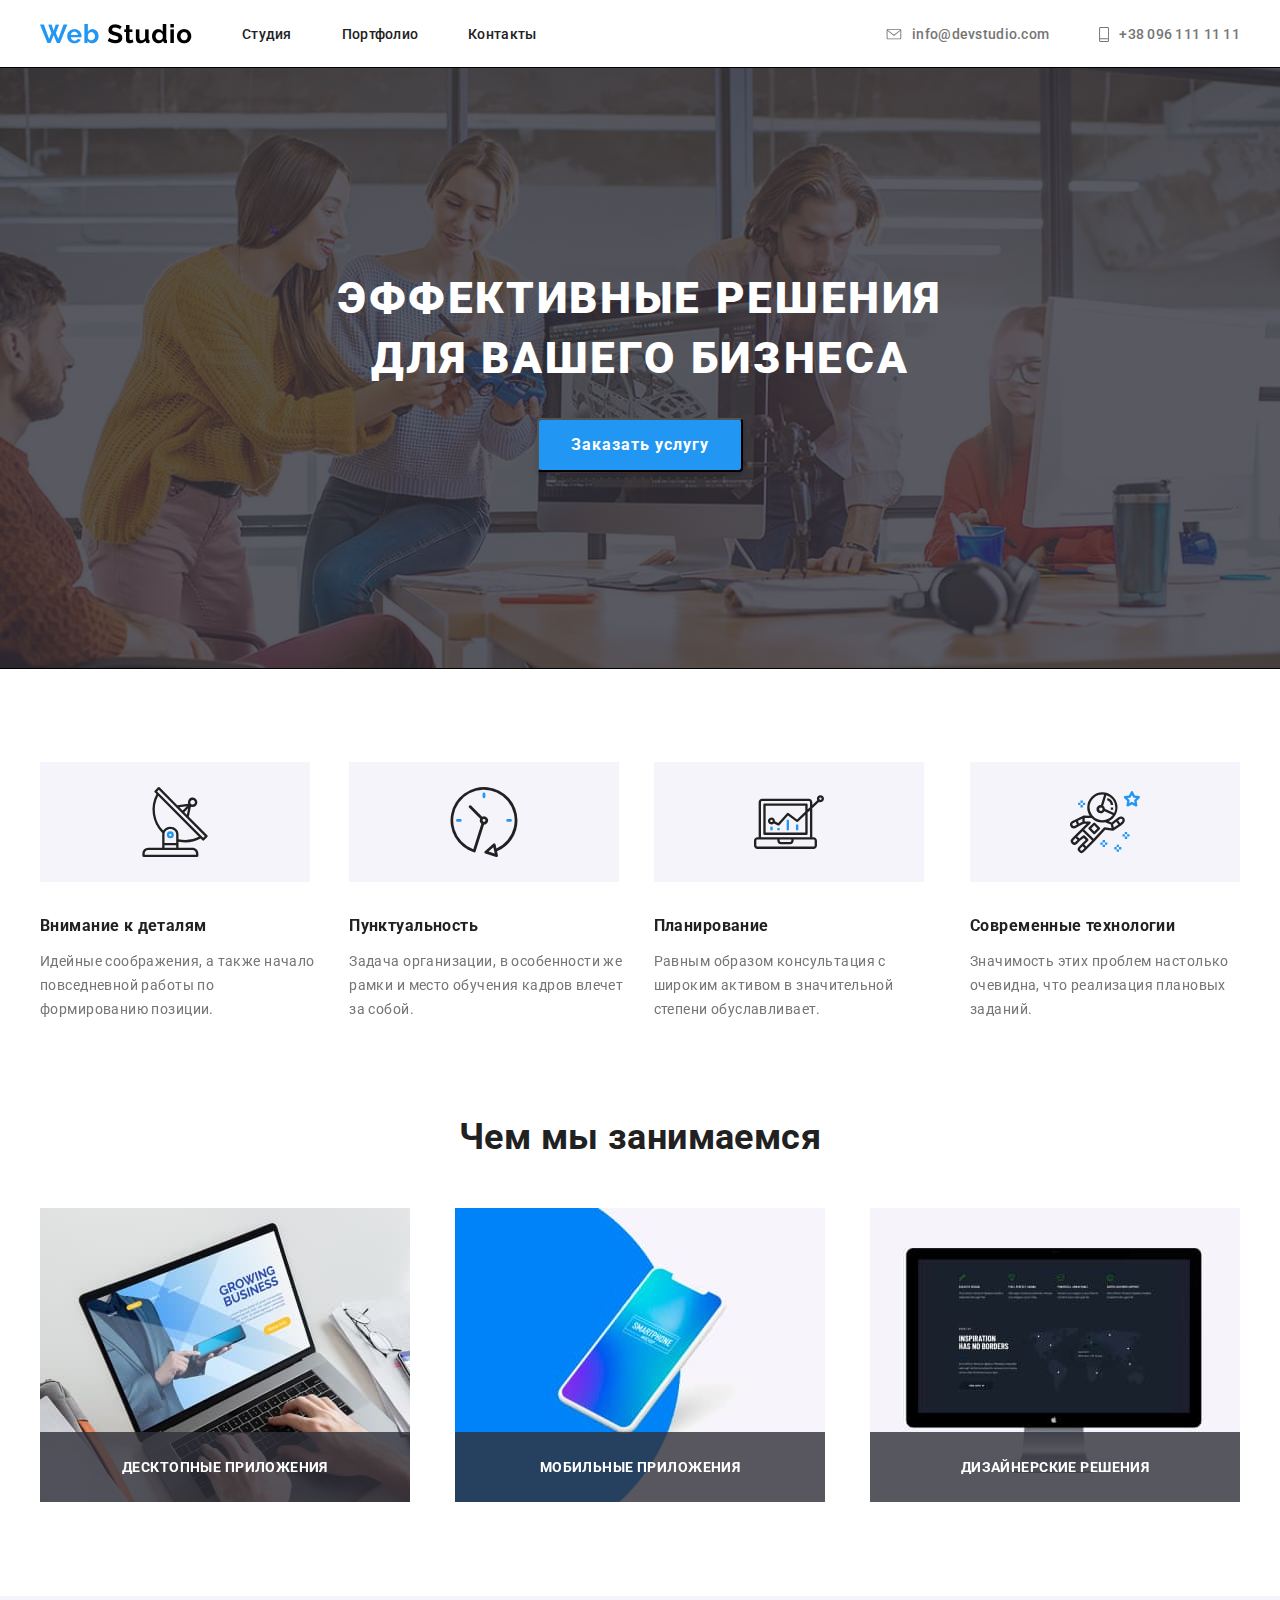
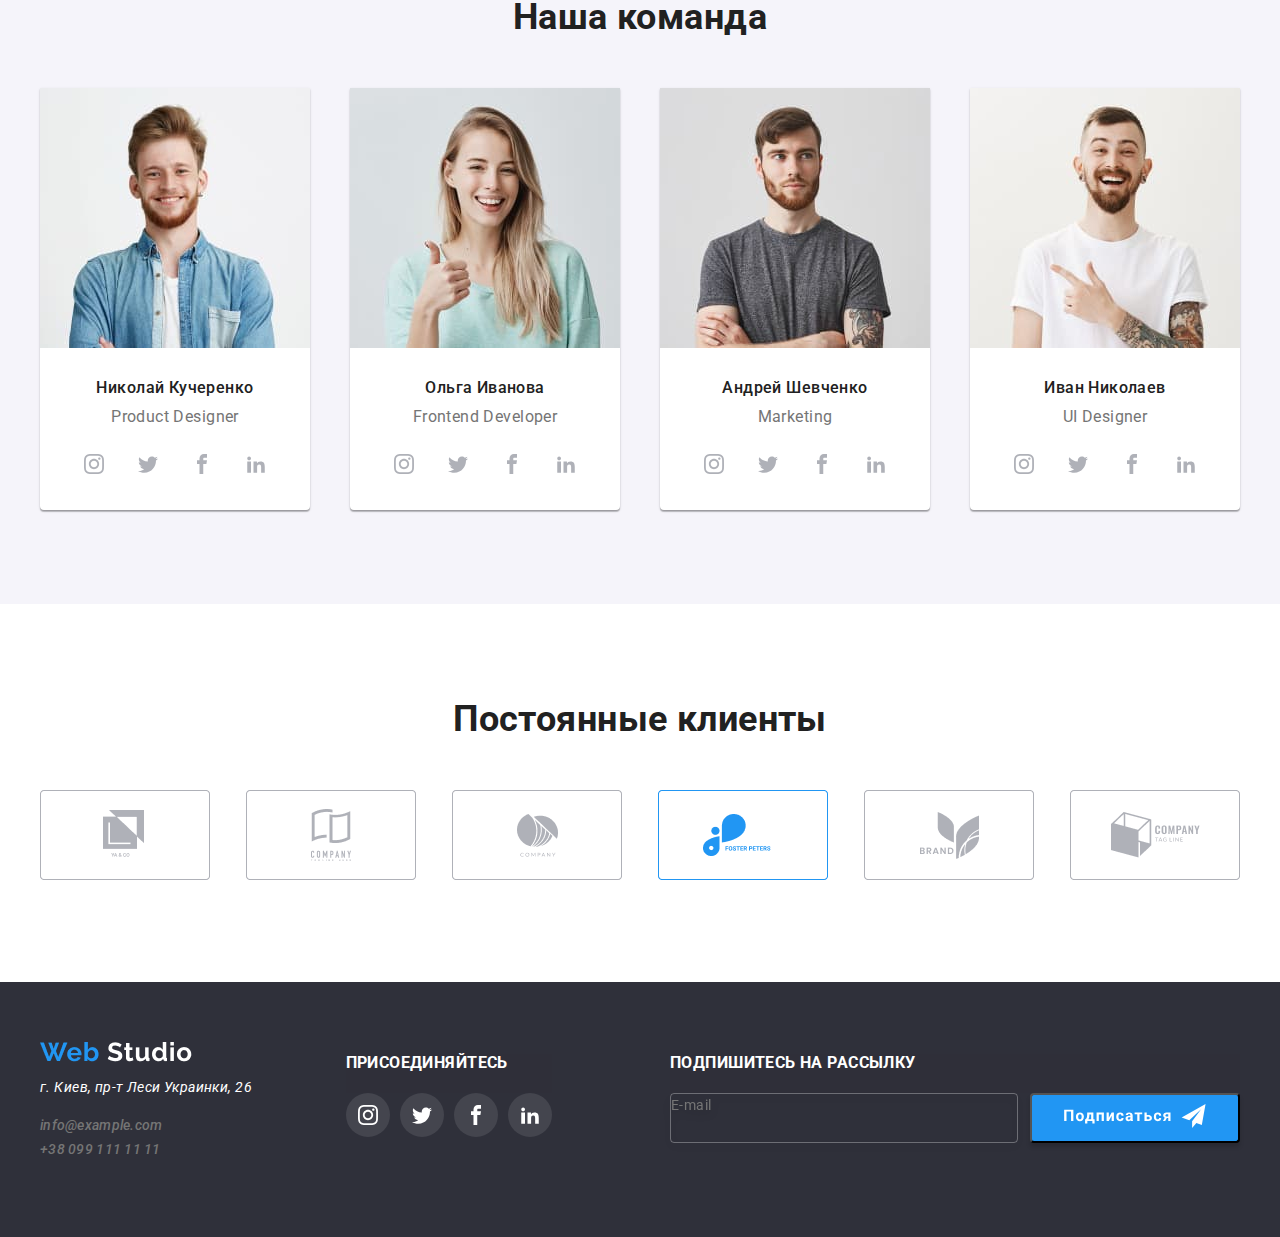
<file: index.html>
<!DOCTYPE html>
<html lang="ru">
  <head>
    <meta charset="UTF-8" />
    <meta name="viewport" content="width=device-width, initial-scale=1.0" />
    <title>Document</title>
    <link
      href="https://fonts.googleapis.com/css2?family=Roboto:wght@300;500;700&display=swap"
      rel="stylesheet"
    />
    <link
      rel="stylesheet"
      href="https://cdnjs.cloudflare.com/ajax/libs/modern-normalize/0.7.0/modern-normalize.min.css"
    />

    <link rel="stylesheet" href="./css/style.css" />
  </head>
  <body>
    <div class="speciality-color">
      <!--heder-->
      <header class="page-header">
        <div class="container flexbox">
          <nav class="navigation">
            <a href="./index.html" class="link logo"
              ><img src="./images/Web Studio.png" class="img" alt="" />
            </a>
            <ul class="list menu-list">
              <li class="menu-item">
                <a href="#" class="link menu-link">Студия</a>
              </li>
              <li class="menu-item">
                <a href="./portfolio.html" class="link menu-link">Портфолио</a>
              </li>
              <li class="menu-item">
                <a href="#" class="link menu-link">Контакты</a>
              </li>
            </ul>
          </nav>
          <ul class="list menu-list">
            <li class="menu-item">
              <a href="mailto:info@devstudio.com" class="link contacts-link">
                <svg width="16" height="11" class="icon-header">
                  <use href="./images/sprite2.svg#icon-mail"></use>
                </svg>
                info@devstudio.com
              </a>
            </li>
            <li class="menu-item-tele">
              <a href="tell:380961111111" class="link contacts-link">
                <svg width="10" height="15" class="icon-header">
                  <use href="./images/sprite2.svg#icon-tele"></use>
                </svg>
                +38 096 111 11 11
              </a>
            </li>
          </ul>
        </div>
      </header>
    </div>
    <main>
      <!--hero-->
      <section class="hero-color">
        <div class="container hero">
          <h1 class="page-title">
            Эффективные решения<br />
            для вашего бизнеса
          </h1>
          <button class="btn" data-modal-open>Заказать услугу</button>
          <div class="backdrop is-hidden" data-modal>
            <div class="modal">
              <button data-modal-close>Закрыть услугу</button>
            </div>
          </div>
        </div>
      </section>
      <div class="speciality-color">
        <!--speciality-->
        <section>
          <div class="container">
            <ul class="list special">
              <li class="special-item">
                <svg width="70" height="70" class="special-icons">
                  <use href="./images/sprite2.svg#icon-antenna"></use>
                </svg>
                <h3 class="special-title">Внимание к деталям</h3>
                <p class="special-p">
                  Идейные соображения, а также начало повседневной работы по
                  формированию позиции.
                </p>
              </li>
              <li class="special-item">
                <svg width="70" height="70" class="special-icons">
                  <use href="./images/sprite2.svg#icon-clock"></use>
                </svg>
                <h3 class="special-title">Пунктуальность</h3>
                <p class="special-p">
                  Задача организации, в особенности же рамки и место обучения
                  кадров влечет за собой.
                </p>
              </li>
              <li class="special-item">
                <svg width="70" height="70" class="special-icons">
                  <use href="./images/sprite2.svg#icon-diagram"></use>
                </svg>
                <h3 class="special-title">Планирование</h3>
                <p class="special-p">
                  Равным образом консультация с широким активом в значительной
                  степени обуславливает.
                </p>
              </li>
              <li class="special-item">
                <svg width="70" height="70" class="special-icons">
                  <use href="./images/sprite2.svg#icon-astronaut"></use>
                </svg>
                <h3 class="special-title">Современные технологии</h3>
                <p class="special-p">
                  Значимость этих проблем настолько очевидна, что реализация
                  плановых заданий.
                </p>
              </li>
            </ul>
          </div>
        </section>
        <!--what are we doing-->
        <section>
          <div class="container">
            <h2 class="section-title">Чем мы занимаемся</h2>
            <ul class="list section">
              <li class="special-item">
                <img
                  src="./images/imgnotebook (1).jpg"
                  alt="Десктопные приложения"
                />
                <h3 class="item-title">Десктопные приложения</h3>
              </li>
              <li class="special-item">
                <img
                  src="./images/boxtelephone (1).jpg"
                  alt="Мобильные приложения"
                />
                <h3 class="item-title">Мобильные приложения</h3>
              </li>
              <li class="special-item">
                <img
                  src="./images/imgmacbook (1).jpg"
                  alt="Дизайнерские решения"
                />
                <h3 class="item-title">Дизайнерские решения</h3>
              </li>
            </ul>
          </div>
        </section>
      </div>
      <!-- Our team-->
      <section class="our-team">
        <div class="container">
          <h2 class="section-title">Наша команда</h2>
          <ul class="list team">
            <li class="team-item">
              <img
                src="./images/imgNikolay (1).jpg"
                class="img"
                alt="Николай Кучеренко"
              />
              <h4 class="name-title">Николай Кучеренко</h4>
              <p class="skil-title">Product Designer</p>
              <ul class="list social">
                <li class="social-icons-item">
                  <a
                    href="https://www.instagram.com/"
                    class="link-icon"
                    target="_blank"
                    rel="noopener noreferrer"
                    aria-label="ссылка Инстаграм"
                  >
                    <svg width="20" height="20">
                      <use href="./images/sprite2.svg#icon-instagram"></use>
                    </svg>
                  </a>
                </li>
                <li class="social-icons-item">
                  <a
                    href="https://twitter.com/"
                    class="link-icon"
                    target="_blank"
                    rel="noopener noreferrer"
                    aria-label="ссылка Твиттер"
                  >
                    <svg width="20" height="20">
                      <use href="./images/sprite2.svg#icon-twitter"></use>
                    </svg>
                  </a>
                </li>
                <li class="social-icons-item">
                  <a
                    href="https://www.facebook.com/"
                    class="link-icon"
                    target="_blank"
                    rel="noopener noreferrer"
                    aria-label="ссылка фейсбук"
                  >
                    <svg width="20" height="20">
                      <use href="./images/sprite2.svg#icon-facebook"></use>
                    </svg>
                  </a>
                </li>
                <li class="social-icons-item">
                  <a
                    href="https://www.linkedin.com/"
                    class="link-icon"
                    target="_blank"
                    rel="noopener noreferrer"
                    aria-label="ссылка линкедын"
                  >
                    <svg width="20" height="20">
                      <use href="./images/sprite2.svg#icon-linkedin"></use>
                    </svg>
                  </a>
                </li>
              </ul>
            </li>
            <li class="team-item">
              <img
                src="./images/imgOlga (1).jpg"
                class="img"
                alt="Ольга Иванова"
              />
              <h4 class="name-title">Ольга Иванова</h4>
              <p class="skil-title">Frontend Developer</p>
              <ul class="list social">
                <li class="social-icons-item">
                  <a
                    href="https://www.instagram.com/"
                    class="link-icon"
                    target="_blank"
                    rel="noopener noreferrer"
                    aria-label="ссылка Инстаграм"
                  >
                    <svg width="20" height="20">
                      <use href="./images/sprite2.svg#icon-instagram"></use>
                    </svg>
                  </a>
                </li>
                <li class="social-icons-item">
                  <a
                    href="https://twitter.com/"
                    class="link-icon"
                    target="_blank"
                    rel="noopener noreferrer"
                    aria-label="ссылка Твиттер"
                  >
                    <svg width="20" height="20">
                      <use href="./images/sprite2.svg#icon-twitter"></use>
                    </svg>
                  </a>
                </li>
                <li class="social-icons-item">
                  <a
                    href="https://www.facebook.com/"
                    class="link-icon"
                    target="_blank"
                    rel="noopener noreferrer"
                    aria-label="ссылка фейсбук"
                  >
                    <svg width="20" height="20">
                      <use href="./images/sprite2.svg#icon-facebook"></use>
                    </svg>
                  </a>
                </li>
                <li class="social-icons-item">
                  <a
                    href="https://www.linkedin.com/"
                    class="link-icon"
                    target="_blank"
                    rel="noopener noreferrer"
                    aria-label="ссылка линкедын"
                  >
                    <svg width="20" height="20">
                      <use href="./images/sprite2.svg#icon-linkedin"></use>
                    </svg>
                  </a>
                </li>
              </ul>
            </li>
            <li class="team-item">
              <img
                src="./images/imgAndrey (1).jpg"
                class="img"
                alt="Андрей Шевченко"
              />
              <h4 class="name-title">Андрей Шевченко</h4>
              <p class="skil-title">Marketing</p>
              <ul class="list social">
                <li class="social-icons-item">
                  <a
                    href="https://www.instagram.com/"
                    class="link-icon"
                    target="_blank"
                    rel="noopener noreferrer"
                    aria-label="ссылка Инстаграм"
                  >
                    <svg width="20" height="20">
                      <use href="./images/sprite2.svg#icon-instagram"></use>
                    </svg>
                  </a>
                </li>
                <li class="social-icons-item">
                  <a
                    href="https://twitter.com/"
                    class="link-icon"
                    target="_blank"
                    rel="noopener noreferrer"
                    aria-label="ссылка Твиттер"
                  >
                    <svg width="20" height="20">
                      <use href="./images/sprite2.svg#icon-twitter"></use>
                    </svg>
                  </a>
                </li>
                <li class="social-icons-item">
                  <a
                    href="https://www.facebook.com/"
                    class="link-icon"
                    target="_blank"
                    rel="noopener noreferrer"
                    aria-label="ссылка фейсбук"
                  >
                    <svg width="20" height="20">
                      <use href="./images/sprite2.svg#icon-facebook"></use>
                    </svg>
                  </a>
                </li>
                <li class="social-icons-item">
                  <a
                    href="https://www.linkedin.com/"
                    class="link-icon"
                    target="_blank"
                    rel="noopener noreferrer"
                    aria-label="ссылка линкедын"
                  >
                    <svg width="20" height="20">
                      <use href="./images/sprite2.svg#icon-linkedin"></use>
                    </svg>
                  </a>
                </li>
              </ul>
            </li>
            <li class="team-item">
              <img
                src="./images/imgIvan (1).jpg"
                class="img"
                alt="Иван Николаев"
              />
              <h4 class="name-title">Иван Николаев</h4>
              <p class="skil-title">UI Designer</p>
              <ul class="list social">
                <li class="social-icons-item">
                  <a
                    href="https://www.instagram.com/"
                    class="link-icon"
                    target="_blank"
                    rel="noopener noreferrer"
                    aria-label="ссылка Инстаграм"
                  >
                    <svg width="20" height="20">
                      <use href="./images/sprite2.svg#icon-instagram"></use>
                    </svg>
                  </a>
                </li>
                <li class="social-icons-item">
                  <a
                    href="https://twitter.com/"
                    class="link-icon"
                    target="_blank"
                    rel="noopener noreferrer"
                    aria-label="ссылка Твиттер"
                  >
                    <svg width="20" height="20">
                      <use href="./images/sprite2.svg#icon-twitter"></use>
                    </svg>
                  </a>
                </li>
                <li class="social-icons-item">
                  <a
                    href="https://www.facebook.com/"
                    class="link-icon"
                    target="_blank"
                    rel="noopener noreferrer"
                    aria-label="ссылка фейсбук"
                  >
                    <svg width="20" height="20">
                      <use href="./images/sprite2.svg#icon-facebook"></use>
                    </svg>
                  </a>
                </li>
                <li class="social-icons-item">
                  <a
                    href="https://www.linkedin.com/"
                    class="link-icon"
                    target="_blank"
                    rel="noopener noreferrer"
                    aria-label="ссылка линкедын"
                  >
                    <svg width="20" height="20">
                      <use href="./images/sprite2.svg#icon-linkedin"></use>
                    </svg>
                  </a>
                </li>
              </ul>
            </li>
          </ul>
        </div>
      </section>
      <!--clients-->
      <section class="speciality-color">
        <div class="container">
          <h2 class="section-title">Постоянные клиенты</h2>
          <ul class="list clients">
            <li>
              <a href="#" class="link"
                ><img src="./images/Client 1.png" alt=""
              /></a>
            </li>
            <li>
              <a href="#" class="link"
                ><img src="./images/Client 2.png" alt=""
              /></a>
            </li>
            <li>
              <a href="#" class="link"
                ><img src="./images/Client 3.png" alt=""
              /></a>
            </li>
            <li>
              <a href="#" class="link"
                ><img src="./images/Client 4.png" alt=""
              /></a>
            </li>
            <li>
              <a href="#" class="link"
                ><img src="./images/Client 5.png" alt=""
              /></a>
            </li>
            <li>
              <a href="#" class="link"
                ><img src="./images/Client 6.png" alt=""
              /></a>
            </li>
          </ul>
        </div>
      </section>
    </main>
    <!--footer-->
    <footer class="footer-color">
      <div class="container">
        <section class="footer-list">
          <div class="adress">
            <a href="./index.html" class="link logo"
              ><img src="./images/Web Studio (2).png" class="img" alt=""
            /></a>
            <address class="address-title">
              <ul class="list">
                <li>
                  <p>г. Киев, пр-т Леси Украинки, 26</p>
                </li>
                <li class="text-adress">
                  <a href="mailto:info@example.com" class="link contacts-link"
                    >info@example.com</a
                  >
                </li>
                <li class="text-adress">
                  <a href="tell:+38 0991111111" class="link contacts-link"
                    >+38 099 111 11 11</a
                  >
                </li>
              </ul>
            </address>
          </div>
          <div class="adress-social">
            <h3 class="item-title-footer">присоединяйтесь</h3>
            <ul class="list social-footer">
              <li class="social-icons-item">
                <a
                  href="https://www.instagram.com/"
                  class="link-icon-footer"
                  target="_blank"
                  rel="noopener noreferrer"
                  aria-label="ссылка Инстаграм"
                >
                  <svg width="20" height="20">
                    <use href="./images/sprite2.svg#icon-instagram"></use>
                  </svg>
                </a>
              </li>
              <li class="social-icons-item">
                <a
                  href="https://twitter.com/"
                  class="link-icon-footer"
                  target="_blank"
                  rel="noopener noreferrer"
                  aria-label="ссылка Твиттер"
                >
                  <svg width="20" height="20">
                    <use href="./images/sprite2.svg#icon-twitter"></use>
                  </svg>
                </a>
              </li>
              <li class="social-icons-item">
                <a
                  href="https://www.facebook.com/"
                  class="link-icon-footer"
                  target="_blank"
                  rel="noopener noreferrer"
                  aria-label="ссылка фейсбук"
                >
                  <svg width="20" height="20">
                    <use href="./images/sprite2.svg#icon-facebook"></use>
                  </svg>
                </a>
              </li>
              <li class="social-icons-item">
                <a
                  href="https://www.linkedin.com/"
                  class="link-icon-footer"
                  target="_blank"
                  rel="noopener noreferrer"
                  aria-label="ссылка линкедын"
                >
                  <svg width="20" height="20">
                    <use href="./images/sprite2.svg#icon-linkedin"></use>
                  </svg>
                </a>
              </li>
            </ul>
          </div>

          <section class="footer-position">
            <h3 class="item-title-footer">Подпишитесь на рассылку</h3>
            <div class="last-footer">
              <p class="footer-border">E-mail</p>
              <button class="footer-button">
                <svg width="143" height="30">
                  <use href="./images/sprite2.svg#icon-Group"></use>
                </svg>
              </button>
            </div>
          </section>
        </section>
      </div>
    </footer>
    <script src="./js/modal.js"></script>
  </body>
</html>
</file>
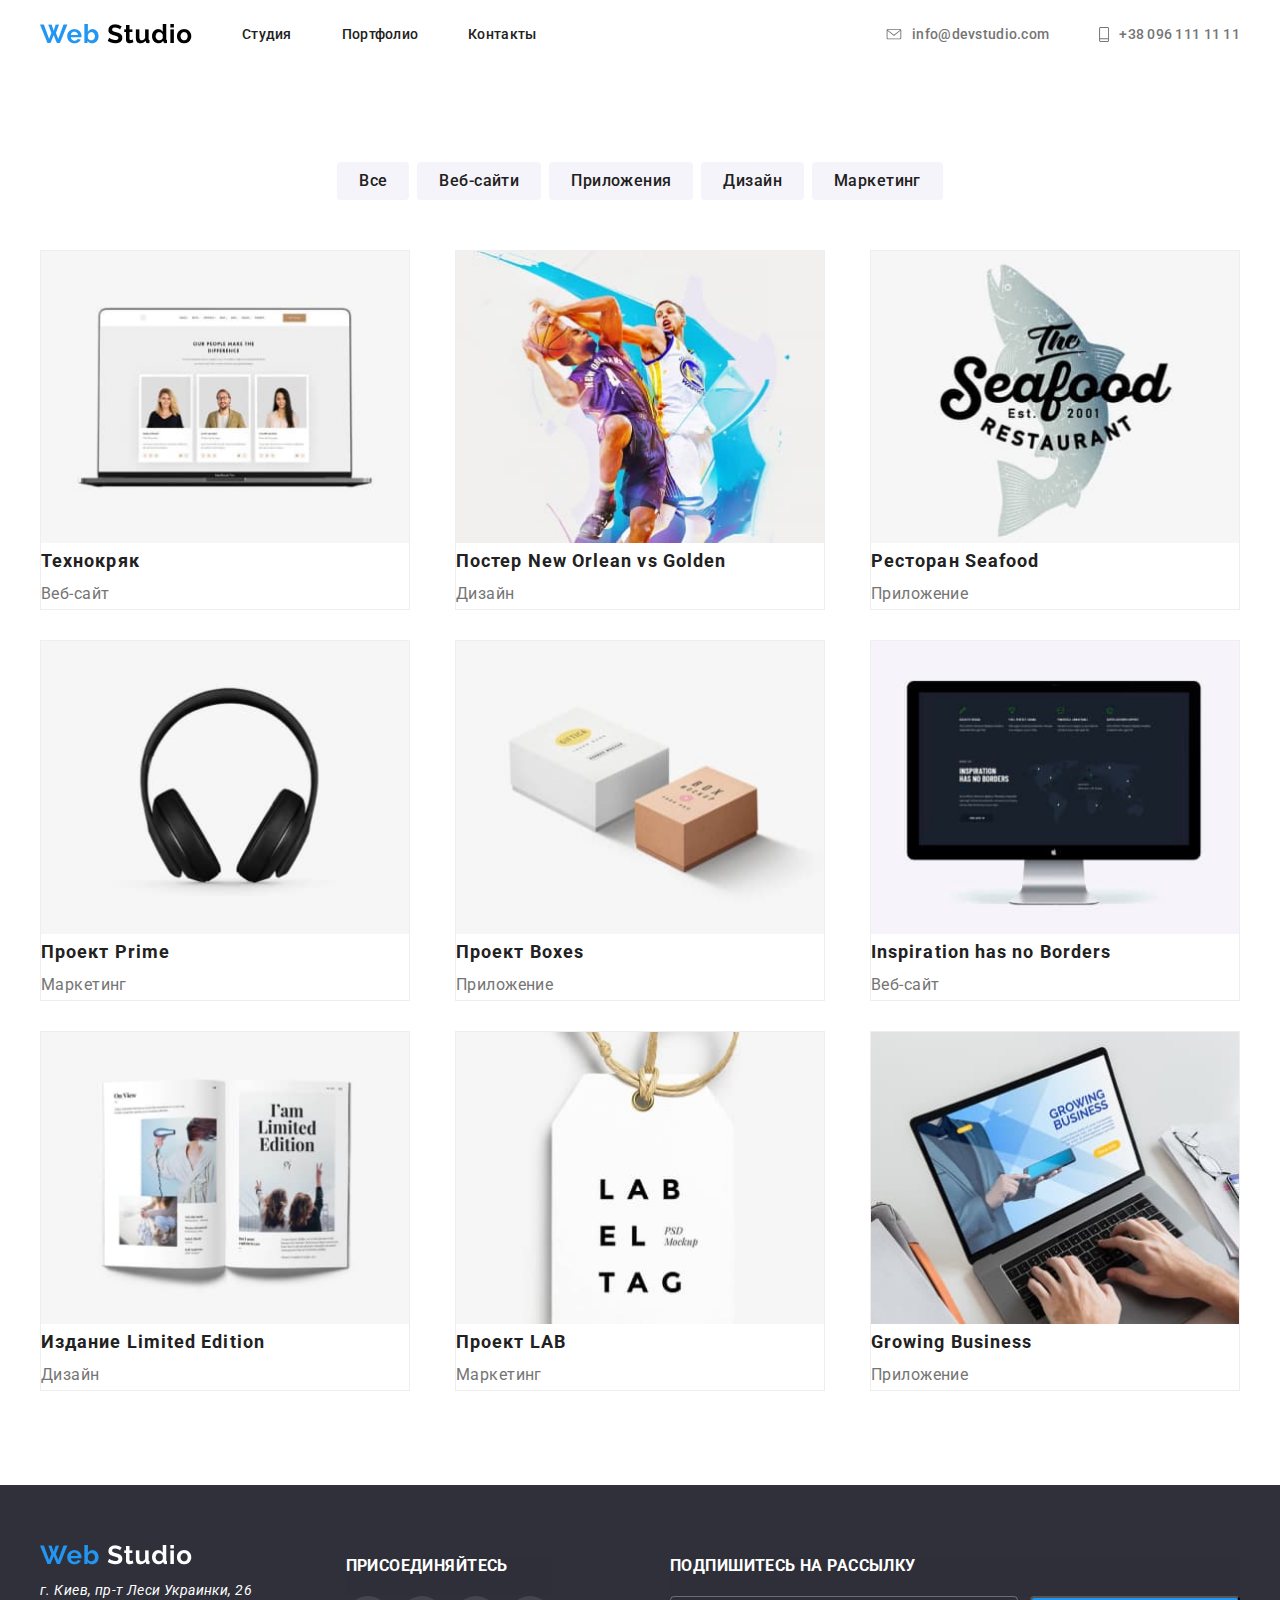
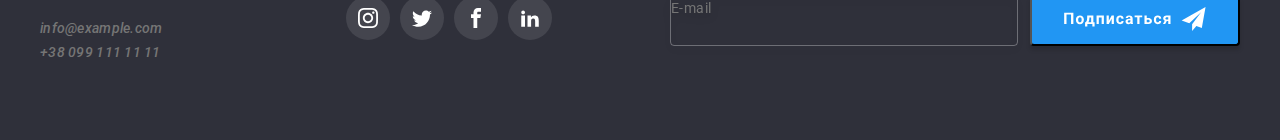
<file: portfolio.html>
<!DOCTYPE html>
<html lang="ru">
  <head>
    <meta charset="UTF-8" />
    <meta name="viewport" content="width=device-width, initial-scale=1.0" />
    <title>Document</title>
    <link
      href="https://fonts.googleapis.com/css2?family=Roboto:wght@300;500;700&display=swap"
      rel="stylesheet"
    />
    <link
      rel="stylesheet"
      href="https://cdnjs.cloudflare.com/ajax/libs/modern-normalize/0.7.0/modern-normalize.min.css"
    />

    <link rel="stylesheet" href="./css/style.css" />
  </head>
  <body>
    <div class="speciality-color">
      <!--heder-->
      <header class="page-header">
        <div class="container flexbox">
          <nav class="navigation">
            <a href="./index.html" class="link logo"
              ><img src="./images/Web Studio.png" class="img" alt="" />
            </a>
            <ul class="list menu-list">
              <li class="menu-item">
                <a href="./index.html" class="link menu-link">Студия</a>
              </li>
              <li class="menu-item">
                <a href="./portfolio.html" class="link menu-link">Портфолио</a>
              </li>
              <li class="menu-item">
                <a href="#" class="link menu-link">Контакты</a>
              </li>
            </ul>
          </nav>
          <ul class="list menu-list">
            <li class="menu-item">
              <a href="mailto:info@devstudio.com" class="link contacts-link">
                <svg width="16" height="11" class="icon-header">
                  <use href="./images/sprite2.svg#icon-mail"></use>
                </svg>
                info@devstudio.com
              </a>
            </li>
            <li class="menu-item-tele">
              <a href="tell:380961111111" class="link contacts-link">
                <svg width="10" height="15" class="icon-header">
                  <use href="./images/sprite2.svg#icon-tele"></use>
                </svg>
                +38 096 111 11 11
              </a>
            </li>
          </ul>
        </div>
      </header>
    </div>
    <main>
      <!--menu-->
      <saction>
        <div class="container">
          <ul class="list menu-link-list">
            <li class="menu-list-link">
              <a href="#" class="menu-link-saction">Все</a>
            </li>
            <li class="menu-list-link">
              <a href="#" class="menu-link-saction">Веб-сайти</a>
            </li>
            <li class="menu-list-link">
              <a href="#" class="menu-link-saction">Приложения</a>
            </li>
            <li class="menu-list-link">
              <a href="#" class="menu-link-saction">Дизайн</a>
            </li>
            <li class="menu-list-link">
              <a href="#" class="menu-link-saction">Маркетинг</a>
            </li>
          </ul>
        </div>
      </saction>
      <!--high skil-->
      <saction>
        <div class="container">
          <ul class="list web">
            <li class="web-container">
              <a href="" class="link special-item">
                <img
                  src="./images/imgproject 1 (1).jpg"
                  class="img"
                  alt="Технокряк"
                />
                <h4 class="filter-title">Технокряк</h4>
                <p class="subfilter-title">Веб-сайт</p>
              </a>
            </li>
            <li class="web-container">
              <a href="" class="link special-item">
                <img
                  src="./images/imgproject 2 (1).jpg"
                  class="img"
                  alt="Постер New Orlean vs Golden"
                />
                <h4 class="filter-title">Постер New Orlean vs Golden</h4>
                <p class="subfilter-title">Дизайн</p>
              </a>
            </li>
            <li class="web-container">
              <a href="" class="link special-item">
                <img
                  src="./images/imgproject 3 (1).jpg"
                  class="img"
                  alt="Ресторан Seafood"
                />
                <h4 class="filter-title">Ресторан Seafood</h4>
                <p class="subfilter-title">Приложение</p>
              </a>
            </li>
            <li class="web-container">
              <a href="" class="link special-item">
                <img
                  src="./images/imgproject 4 (1).jpg"
                  class="img"
                  alt="Проект Prime"
                />
                <h4 class="filter-title">Проект Prime</h4>
                <p class="subfilter-title">Маркетинг</p>
              </a>
            </li>
            <li class="web-container">
              <a href="" class="link special-item">
                <img
                  src="./images/imgproject 5 (1).jpg"
                  class="img"
                  alt="Проект Boxes"
                />
                <h4 class="filter-title">Проект Boxes</h4>
                <p class="subfilter-title">Приложение</p>
              </a>
            </li>
            <li class="web-container">
              <a href="" class="link special-item">
                <img
                  src="./images/imgmacbook (1).jpg"
                  class="img"
                  alt="Inspiration has no Borders"
                />
                <h4 class="filter-title">Inspiration has no Borders</h4>
                <p class="subfilter-title">Веб-сайт</p>
              </a>
            </li>
            <li class="web-container">
              <a href="" class="link special-item">
                <img
                  src="./images/imgproject 7 (1).jpg"
                  class="img"
                  alt="Издание Limited Edition"
                />
                <h4 class="filter-title">Издание Limited Edition</h4>
                <p class="subfilter-title">Дизайн</p>
              </a>
            </li>
            <li class="web-container">
              <a href="" class="link special-item">
                <img
                  src="./images/imgproject 8 (1).jpg"
                  class="img"
                  alt="Проект LAB"
                />
                <h4 class="filter-title">Проект LAB</h4>
                <p class="subfilter-title">Маркетинг</p>
              </a>
            </li>
            <li class="web-container">
              <a href="" class="link special-item">
                <img
                  src="./images/imgnotebook (1).jpg"
                  class="img"
                  alt="Growing Business"
                />
                <h4 class="filter-title">Growing Business</h4>
                <p class="subfilter-title">Приложение</p>
              </a>
            </li>
          </ul>
        </div>
      </saction>
    </main>
    <!--footer-->
    <footer class="footer-color">
      <div class="container">
        <section class="footer-list">
          <div class="adress">
            <a href="./index.html" class="link logo"
              ><img src="./images/Web Studio (2).png" class="img" alt=""
            /></a>
            <address class="address-title">
              <ul class="list">
                <li>
                  <p>г. Киев, пр-т Леси Украинки, 26</p>
                </li>
                <li class="text-adress">
                  <a href="mailto:info@example.com" class="link contacts-link"
                    >info@example.com</a
                  >
                </li>
                <li class="text-adress">
                  <a href="tell:+38 0991111111" class="link contacts-link"
                    >+38 099 111 11 11</a
                  >
                </li>
              </ul>
            </address>
          </div>
          <div class="adress-social">
            <h3 class="item-title-footer">присоединяйтесь</h3>
            <ul class="list social-footer">
              <li class="social-icons-item">
                <a
                  href="https://www.instagram.com/"
                  class="link-icon-footer"
                  target="_blank"
                  rel="noopener noreferrer"
                  aria-label="ссылка Инстаграм"
                >
                  <svg width="20" height="20">
                    <use href="./images/sprite2.svg#icon-instagram"></use>
                  </svg>
                </a>
              </li>
              <li class="social-icons-item">
                <a
                  href="https://twitter.com/"
                  class="link-icon-footer"
                  target="_blank"
                  rel="noopener noreferrer"
                  aria-label="ссылка Твиттер"
                >
                  <svg width="20" height="20">
                    <use href="./images/sprite2.svg#icon-twitter"></use>
                  </svg>
                </a>
              </li>
              <li class="social-icons-item">
                <a
                  href="https://www.facebook.com/"
                  class="link-icon-footer"
                  target="_blank"
                  rel="noopener noreferrer"
                  aria-label="ссылка фейсбук"
                >
                  <svg width="20" height="20">
                    <use href="./images/sprite2.svg#icon-facebook"></use>
                  </svg>
                </a>
              </li>
              <li class="social-icons-item">
                <a
                  href="https://www.linkedin.com/"
                  class="link-icon-footer"
                  target="_blank"
                  rel="noopener noreferrer"
                  aria-label="ссылка линкедын"
                >
                  <svg width="20" height="20">
                    <use href="./images/sprite2.svg#icon-linkedin"></use>
                  </svg>
                </a>
              </li>
            </ul>
          </div>

          <section class="footer-position">
            <h3 class="item-title-footer">Подпишитесь на рассылку</h3>
            <div class="last-footer">
              <p class="footer-border">E-mail</p>
              <button class="footer-button">
                <svg width="143" height="30">
                  <use href="./images/sprite2.svg#icon-Group"></use>
                </svg>
              </button>
            </div>
          </section>
        </section>
      </div>
    </footer>
  </body>
</html>
</file>
<file: css/style.css>
/*font-family: 'Roboto', sans-serif;*/
.html {
  box-sizing: border-box;
}

*,
*::before,
*::after {
  box-sizing: inherit;
  /* outline: 1px solid blue; */
}

:root {
  --accent-color: #2196f3;
  --main-color: #757575;
  --white-color: #ffffff;
  --black-color: #212121;
  --item-title: rgba(47, 48, 58, 0.8);
  --footer-list: #2f303a;
  --gray-color: #f5f4fa;
  --icons-color: #afb1b8;
}

body {
  font-family: "Roboto", sans-serif;
  font-style: normal;
  font-size: 14px;
  line-height: 1.714;
  letter-spacing: 0.03em;
  color: var(--main-color);
}

.backdrop {
  position: fixed;
  top: 0;
  left: 0;
  width: 100%;
  height: 100%;
  background: rgba(0, 0, 0, 0.2);
}

.backdrop.is-hidden {
  opacity: 0;
  pointer-events: none;
}

.modal {
  position: absolute;
  top: 50%;
  left: 50%;
  transform: translate(-50%, -50%);
  min-width: 528px;
  min-height: 581px;
  background: #ffffff;
}

.img {
  display: block;
}

.link {
  display: block;
}

.container {
  width: 1200px;
  padding-left: 15px;
  padding-right: 15px;
  margin-right: auto;
  margin-left: auto;
}

.flexbox {
  display: flex;
  align-items: center;
}

.list {
  list-style: none;
  padding: 0px;
  margin: 0px;
}

.page-header {
  background: var(--white-color);
  margin: 24px 0;
}

.navigation {
  display: flex;
  align-items: center;
  margin-right: auto;
}

.logo {
  margin-right: 50px;
}

.menu-list {
  display: flex;
}

.menu-item:not(:last-child) {
  display: flex;
  margin-right: 50px;
}

.menu-link {
  font-weight: 500;
  line-height: 1.143;
  letter-spacing: 0.02em;
  color: var(--black-color);
  text-decoration: none;
}

.menu-link:hover,
.menu-link:focus {
  color: var(--accent-color);
}

.menu-item-tele {
  display: flex;
}

.icon-header {
  padding-right: 10px;
}

.contacts-link {
  font-weight: 500;
  line-height: 1.143;
  letter-spacing: 0.02em;
  text-decoration: none;
  color: var(--main-color);
  fill: var(--main-color);
  display: inline-flex;
  align-items: center;
}

.contacts-link:hover,
.contacts-link:focus {
  fill: var(--accent-color);
  color: var(--accent-color);
}

.hero-color {
  max-width: 1600px;
  height: 600px;
  margin-left: auto;
  margin-right: auto;
  outline: 1px solid black;
  background-image: linear-gradient(
      to right,
      rgba(47, 48, 58, 0.8),
      rgba(47, 48, 58, 0.8)
    ),
    url(../images/Header.jpg);
  background-repeat: no-repeat;
  background-position: center;
  background-size: cover;
  margin-bottom: 94px;
}

.hero {
  text-align: center;

  padding-top: 200px;
}

.page-title {
  font-weight: 900;
  font-size: 44px;
  line-height: 1.364;
  text-align: center;
  letter-spacing: 0.06em;
  text-transform: uppercase;
  color: var(--white-color);
  margin: 0;
  padding-bottom: 30px;
}

.speciality-color {
  max-width: 1600px;
  margin-left: auto;
  margin-right: auto;
  background: var(--white-color);
}

.btn {
  font-weight: bold;
  font-size: 16px;
  line-height: 1.875;

  align-items: center;
  text-align: center;
  letter-spacing: 0.06em;
  color: var(--white-color);
  background: var(--accent-color);
  box-shadow: 0px 4px 4px rgba(0, 0, 0, 0.15);
  border-radius: 4px;
  padding: 10px 32px;
  display: inline-block;
}

.special {
  display: flex;
  margin-bottom: 94px;
}

.special-item {
  position: relative;
  display: flex;
  flex-direction: column;
  text-decoration: none;
}

.special-item:not(:last-child) {
  margin-right: 30px;
}

.special-title {
  margin: 0;
  margin-top: 30px;
  margin-bottom: 10px;
  color: var(--black-color);
}

.special-p {
  margin: 0;
}

.special-icons {
  padding: 25px 100px;
  background: var(--gray-color);
}

.section-title {
  font-weight: bold;
  font-size: 36px;
  line-height: 1.167;
  text-align: center;
  color: var(--black-color);
  margin: 0;
  padding-bottom: 50px;
}

.section {
  display: flex;
  justify-content: space-between;
  margin-bottom: 94px;
}

.our-team {
  max-width: 1600px;
  margin-left: auto;
  margin-right: auto;

  background: var(--gray-color);
}

.item-title {
  position: absolute;
  width: 370px;
  height: 70px;
  display: flex;
  justify-content: center;
  align-items: center;
  bottom: 0;
  font-weight: bold;
  line-height: 1.143;
  text-align: center;
  letter-spacing: 0.03em;
  text-transform: uppercase;
  font-size: 14px;
  color: var(--white-color);
  background: var(--item-title);
  margin: 0;
}

.team {
  display: flex;
  justify-content: space-between;
  padding-bottom: 94px;
  margin-bottom: 94px;
}

.team-item {
  background: #ffffff;
  box-shadow: 0px 1px 3px rgba(0, 0, 0, 0.12), 0px 1px 1px rgba(0, 0, 0, 0.14),
    0px 2px 1px rgba(0, 0, 0, 0.2);
  border-radius: 0px 0px 4px 4px;
}

.name-title {
  font-weight: 500;
  font-size: 16px;
  line-height: 1.188;
  text-align: center;
  color: var(--black-color);
  margin: 0;
  margin-top: 30px;
  margin-bottom: 10px;
}

.skil-title {
  font-size: 16px;
  line-height: 1.188;
  text-align: center;
  margin: 0;
  margin-bottom: 16px;
}

.social {
  display: flex;
  justify-content: center;
  padding-left: 32px;
  padding-bottom: 24px;
  padding-right: 32px;
}

.social-icons-item:not(:last-child) {
  margin-right: 10px;
}

.link-icon {
  display: inline-flex;
  justify-content: center;
  align-items: center;
  width: 44px;
  height: 44px;
  fill: var(--icons-color);
  background: var(--white-color);
  border-radius: 50%;
}

.link-icon:hover,
.link-icon:focus {
  background: var(--accent-color);
  fill: var(--white-color);
}

.filter-title {
  font-weight: bold;
  font-size: 18px;
  line-height: 2;
  letter-spacing: 0.06em;
  color: var(--black-color);

  margin: 0;
}

.subfilter-title {
  font-weight: normal;
  font-size: 16px;
  line-height: 1.875;
  color: var(--main-color);

  margin: 0;
}

.menu-link-list {
  display: flex;
  justify-content: center;
  padding-bottom: 50px;
  padding-top: 94px;
}

.menu-link-saction {
  font-weight: 500;
  font-size: 16px;
  line-height: 1.625;
  text-align: center;
  color: var(--black-color);
  text-decoration: none;
  display: inline-block;
  border-radius: 4px;
  padding: 6px 22px;
  background: var(--gray-color);
}

.menu-list-link:not(:last-child) {
  margin-right: 8px;
}

.menu-link-saction:hover,
.menu-link-saction:focus {
  background: var(--accent-color);
  color: var(--white-color);
}

.clients {
  display: flex;
  justify-content: space-between;
  margin-bottom: 94px;
}

.web {
  display: flex;
  flex-wrap: wrap;
  justify-content: space-between;
  margin-bottom: 94px;
}

.web-container {
  width: 370px;
  margin-bottom: 30px;
  background: var(--white-color);
  border: 1px solid #eeeeee;
  box-sizing: border-box;
}

.web-container:nth-last-child(-n + 3) {
  margin-bottom: 0px;
}

.address-title {
  text-align: center;
  color: var(--white-color);
}

.footer-color {
  max-width: 1600px;
  margin-left: auto;
  margin-right: auto;
  background: var(--footer-list);
}

.footer-list {
  display: flex;
  justify-content: space-between;
}

.adress {
  display: inline-block;
  margin-right: 69px;
  padding-top: 60px;
  padding-bottom: 60px;
}

/* .item-link {
  display: flex;
  justify-content: space-around;
} */
.adress-social {
  padding-top: 72px;
  padding-bottom: 100px;
  margin-right: 94px;
}

.social-footer {
  display: flex;
}

.text-adress {
  text-align: justify;
}

.link-icon-footer {
  display: inline-flex;
  justify-content: center;
  align-items: center;
  width: 44px;
  height: 44px;
  fill: var(--white-color);
  background: rgba(255, 255, 255, 0.1);
  border-radius: 50%;
}

.link-icon-footer:hover,
.link-icon-footer:focus {
  background: var(--accent-color);
}

.footer-border {
  width: 358px;
  height: 50px;
  border: 1px solid rgba(255, 255, 255, 0.3);
  box-sizing: border-box;
  filter: drop-shadow(0px 4px 4px rgba(0, 0, 0, 0.15));
  border-radius: 4px;
  margin: 0;
  margin-right: 12px;
}

.footer-button {
  width: 200px;

  align-items: center;
  text-align: center;
  box-shadow: 0px 4px 4px rgba(0, 0, 0, 0.15);
  border-radius: 4px;
  background: var(--accent-color);
}

.last-footer {
  display: flex;
}

.footer-position {
  width: 570px;
  height: 86px;
  padding-top: 72px;
  padding-bottom: 94px;
}

.item-title-footer {
  font-weight: bold;
  line-height: 1.143;
  text-transform: uppercase;
  color: var(--white-color);
  background: var(--item-title);
  margin: 0;
  padding-bottom: 20px;
}
</file>
